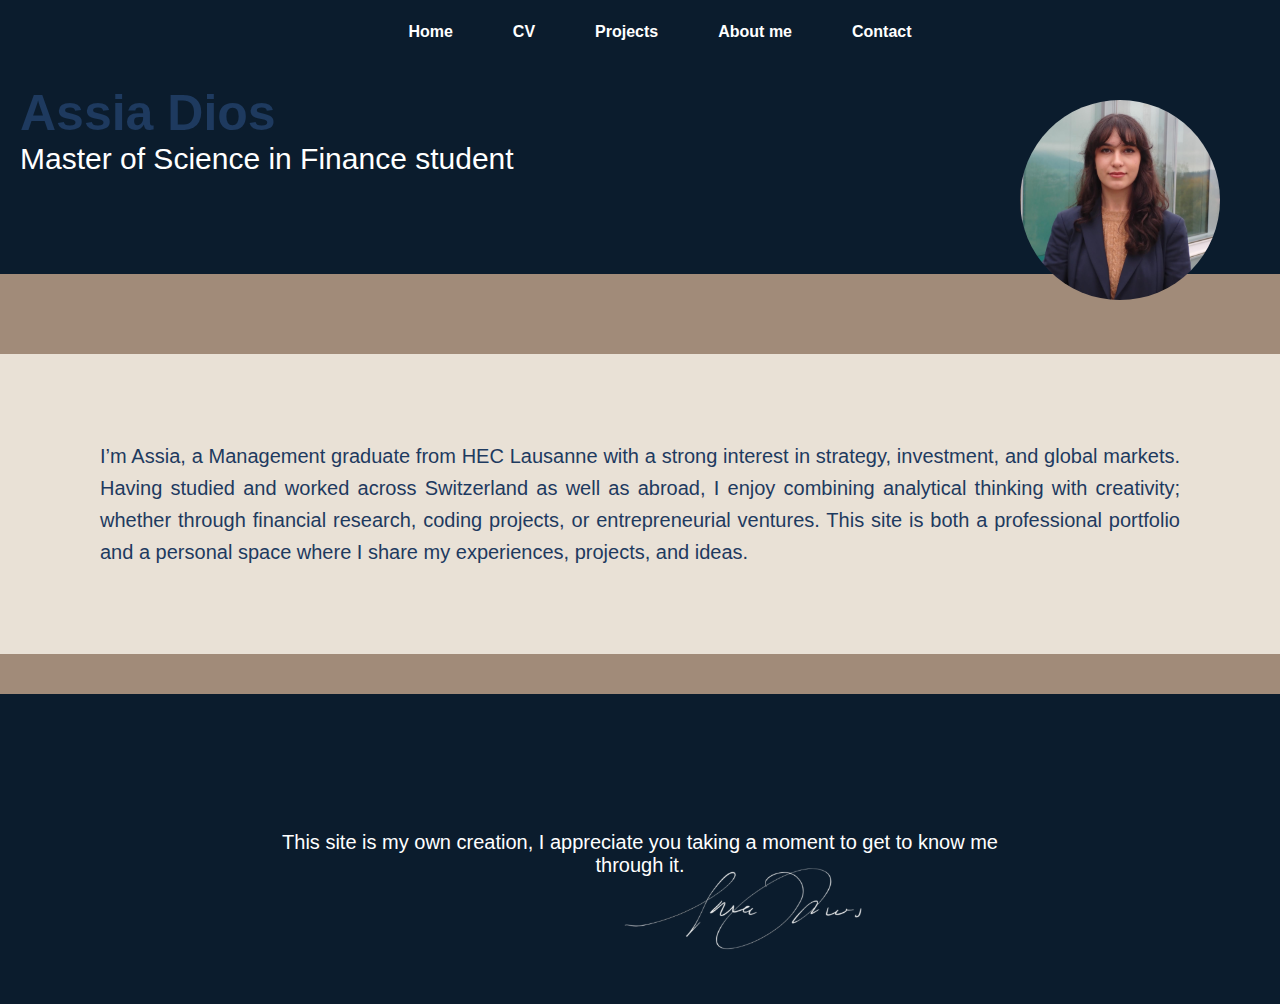
<file: index.html>
<!DOCTYPE html>
<html>
<head>

  <!-- Google tag (gtag.js) -->
<script async src="https://www.googletagmanager.com/gtag/js?id=G-HF5R27ESP8"></script>
<script>
  window.dataLayer = window.dataLayer || [];
  function gtag(){dataLayer.push(arguments);}
  gtag('js', new Date());

  gtag('config', 'G-HF5R27ESP8');
</script>
  
 <!-- Google Tag Manager -->
<script>(function(w,d,s,l,i){w[l]=w[l]||[];w[l].push({'gtm.start':
new Date().getTime(),event:'gtm.js'});var f=d.getElementsByTagName(s)[0],
j=d.createElement(s),dl=l!='dataLayer'?'&l='+l:'';j.async=true;j.src=
'https://www.googletagmanager.com/gtm.js?id='+i+dl;f.parentNode.insertBefore(j,f);
})(window,document,'script','dataLayer','GTM-NBFXJVM4');</script>
<!-- End Google Tag Manager -->

  <link rel="stylesheet" href="navbar.css">
  <title>Assia Dios</title>
  <meta charset="UTF-8">
  <style>
    h1, h2, h3, p {
  margin: 0;
}

    
    /* Reset body margin so navbar can touch edges 
    #D9D7D0 → light beige / cream

#B0A9A2 → warm taupe / stone gray

#6F6A66 → medium gray-brown

#3D3B3A → dark charcoal gray

#1E2023 → near black / graphite*/
    body { 
      font-family: Arial, sans-serif; 
      margin: 0; 
      padding: 0;
    }

    h1 { color: #1E3A5F; }
    section { margin: 40px;
     padding:60px 20px,}

    /* Full-width dark navbar */
   
  </style>
</head>

<body>

 <!-- Google Tag Manager (noscript) -->
<noscript><iframe src="https://www.googletagmanager.com/ns.html?id=GTM-NBFXJVM4"
height="0" width="0" style="display:none;visibility:hidden"></iframe></noscript>
<!-- End Google Tag Manager (noscript) -->
  
  <nav class="navbar">
    <a href="index.html">Home</a>
    <a href="cv.html">CV</a>
    <a href="projects.html">Projects</a>
    <a href="aboutme.html">About me</a>
    <a href="contact.html">Contact</a>
  </nav>



<section style="background-color:#0B1C2D; color:white; height: 170px; padding: 20px; margin: 0;">


  <!-- Left side (text) -->
  <div style="max-width: calc(100% - 260px);"> 
    <h1 style="margin:0;font-size:50px;font-family: Arial ;">Assia Dios</h1>
    <p style="font-family:Arial; font-size:30px; margin:0;">
      Master of Science in Finance student
    </p>
  </div>

  <!-- Right side (photo) -->
  <img src="AssiaPic.jpeg" alt="Assia Dios" 
       style="position:fixed; top:100px; right:60px; 
            height:200px; width:200px; border-radius:50%; 
            object-fit:cover; z-index:1000;">
</section>

</section>

  <section style="background-color: #A18B79; color:#1E3A5F; height:80px; margin:0;">
  <h3></h3>
  <p style="font-family:Arial;
    font-size: 10px;">
    
  </p>
  
</section>

  <section style="background-color: #E9E1D6; color:#1E3A5F; height:300px; margin: 0%; justify-content:center; display:flex; align-items:center; text-align: justify; ">
  
  <p style="font-family:Arial; 
    font-size: 20px; margin-left: 100px; margin-right: 100px; line-height: 1.6;">
   I’m Assia, a Management graduate from HEC Lausanne with a strong interest in strategy,
    investment, and global markets. Having studied and worked across Switzerland as well as abroad,
    I enjoy combining analytical thinking with creativity; whether through financial research, coding projects, or entrepreneurial ventures.
    This site is both a professional portfolio and a personal space where I share my experiences, projects, and ideas.
  </p>
  
  </section>

</section>

  <section style="background-color: #A18B79; color:#1E3A5F; height:40px; margin:0;">
  <h3></h3>
  <p style="font-family:Arial;
    font-size: 30px;">
    
  </p>
  </a>
</section>

<section style="background-color:#0B1C2D; color:white; min-height:270px; padding:20px; margin:0; flex:1;
                position:relative; display:flex; align-items:center; justify-content:center; overflow:hidden;">
  <div style="max-width:720px; width:100%; text-align:center; position:relative; z-index:1;">
    <h3></h3>
    <p style="font-family:Arial; font-size:20px; margin:10px 0 0;">
      This site is my own creation, I appreciate you taking a moment to get to know me through it.
    </p>
  </div>

  <!-- OVERLAYED signature (does NOT affect layout) -->
  <img src="Signature-white.png" alt="Signature"
       style="position:absolute; left:60%; top:98%; transform:translate(-50%,-50%) rotate(1.5deg);
              height:1000px; opacity:.95; pointer-events:none; z-index:2;" />


  </section>

</body>



</html>
</file>
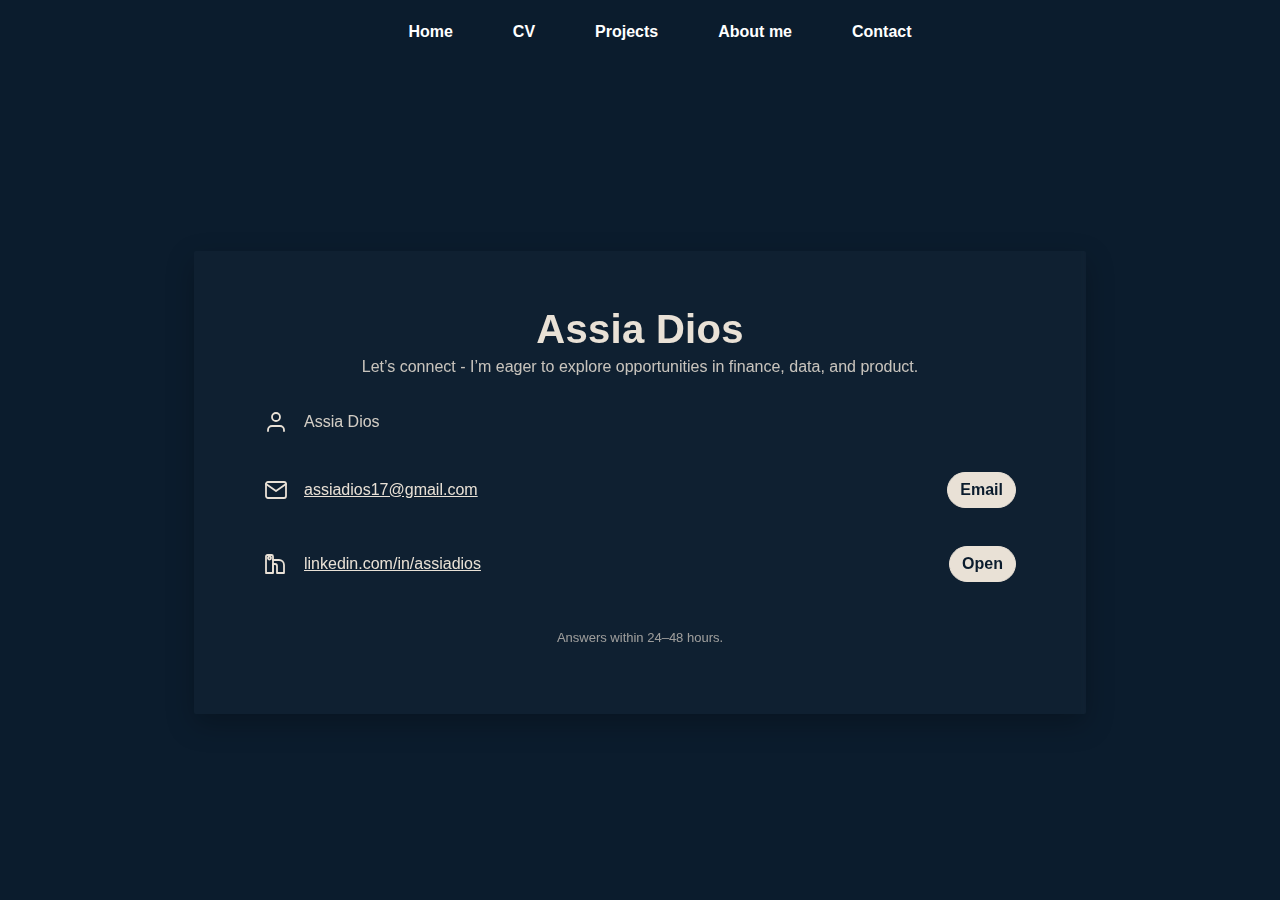
<file: contact.html>
<!DOCTYPE html>
<html lang="en">
<head>
   <!-- Google Tag Manager -->
<script>(function(w,d,s,l,i){w[l]=w[l]||[];w[l].push({'gtm.start':
new Date().getTime(),event:'gtm.js'});var f=d.getElementsByTagName(s)[0],
j=d.createElement(s),dl=l!='dataLayer'?'&l='+l:'';j.async=true;j.src=
'https://www.googletagmanager.com/gtm.js?id='+i+dl;f.parentNode.insertBefore(j,f);
})(window,document,'script','dataLayer','GTM-NBFXJVM4');</script>
<!-- End Google Tag Manager -->
  
  <link rel="stylesheet" href="navbar.css">
  <meta charset="UTF-8" />
  <meta name="viewport" content="width=device-width, initial-scale=1" />
  <title>Contact</title>
  <style>
    /* Base per your spec, with background adjusted to full blue */
    body { 
      font-family: Arial, sans-serif; 
      margin: 0; 
      padding: 0;
      background: #0B1C2D; /* full-screen blue */
      color: #E9E1D6;      /* light ink for text */
      display: flex;
      flex-direction: column; /* let navbar sit on top */
      min-height: 100vh;
    }

    h1 { color: #627ea3; }
    section { margin: 40px; padding:60px 20px; }

   

    /* Centered contact card */
    .center {
      flex: 1; /* take remaining height under navbar */
      display: grid;
      place-items: center;
      padding: 24px;
    }

    .card {
      width: min(780px, 94vw);
      
      border-radius: 2px;
      padding: clamp(28px, 5vw, 56px);
      background: rgba(255,255,255,0.02);
      backdrop-filter: blur(2px);
      -webkit-backdrop-filter: blur(2px);
      box-shadow: 0 10px 28px rgba(0,0,0,0.25);
    }

    .name {
      font-size: clamp(28px, 4vw, 40px);
      margin: 0 0 6px 0;
      letter-spacing: .3px;
      color: #E9E1D6;
      text-align: center;
    }

    .subtitle { 
      margin: 0 0 22px 0; 
      text-align: center; 
      color: rgba(233,225,214,0.85);
      font-size: 16px;
    }

    .rows { display: grid; gap: 14px; margin-top: 12px; }

    .row {
      display: grid;
      grid-template-columns: 28px 1fr auto; /* icon | text | action */
      align-items: center;
      gap: 12px;
      padding: 12px 14px;
      border-radius: 12px;
      transition: background .25s ease, transform .15s ease;
    }

    .row:hover { background: rgba(233,225,214,0.06); transform: translateY(-1px); }

    .icon { width: 24px; height: 24px; display: inline-block; }
    .label { font-weight: 600; color: #E9E1D6; }
    .value { color: rgba(233,225,214,0.9); }

    .btn {
      display: inline-block;
      text-decoration: none;
      color: #0B1C2D;
      background: #E9E1D6;
      padding: 8px 12px;
      border-radius: 999px;
      font-weight: 700;
      border: 1.5px solid #E9E1D6;
    }

    .btn:hover { filter: brightness(0.9); }

    /* Make links readable */
    a.link { color: #E9E1D6; text-decoration: underline; }

    /* Small print */
    .foot { margin-top: 22px; text-align: center; color: rgba(233,225,214,0.65); font-size: 13px; }
  </style>
</head>
<body>
  <nav class="navbar">
    <a href="index.html">Home</a>
    <a href="cv.html">CV</a>
    <a href="projects.html">Projects</a>
    <a href="aboutme.html">About me</a>
    <a href="contact.html">Contact</a>
  </nav>

  <main class="center">
    <section class="card" aria-label="Contact information">
      <h1 class="name">Assia Dios</h1>
      <p class="subtitle">Let’s connect - I’m eager to explore  opportunities in finance, data, and product.</p>

      <div class="rows">
        <!-- Name / Profile -->
        <div class="row">
          <span class="icon" aria-hidden="true">
            <!-- user icon -->
            <svg viewBox="0 0 24 24" fill="none" stroke="#E9E1D6" stroke-width="1.8" stroke-linecap="round" stroke-linejoin="round" width="24" height="24" aria-hidden="true">
              <path d="M20 21v-1a4 4 0 0 0-4-4H8a4 4 0 0 0-4 4v1"/>
              <circle cx="12" cy="7" r="4"/>
            </svg>
          </span>
          <div class="value">Assia Dios</div>
          <span></span>
        </div>

        <!-- Email -->
        <div class="row">
          <span class="icon" aria-hidden="true">
            <!-- mail icon -->
            <svg viewBox="0 0 24 24" fill="none" stroke="#E9E1D6" stroke-width="1.8" stroke-linecap="round" stroke-linejoin="round" width="24" height="24" aria-hidden="true">
              <path d="M4 4h16a2 2 0 0 1 2 2v12a2 2 0 0 1-2 2H4a2 2 0 0 1-2-2V6a2 2 0 0 1 2-2z"/>
              <path d="m22 6-10 7L2 6"/>
            </svg>
          </span>
          <div class="value"><a class="link" href="mailto:assiadios17@gmail.com">assiadios17@gmail.com</a></div>
          <a class="btn" href="mailto:assiadios17@gmail.com" aria-label="Send email">Email</a>
        </div>

        <!-- LinkedIn -->
        <!-- LinkedIn -->
<div class="row">
  <span class="icon" aria-hidden="true">
    <svg viewBox="0 0 24 24" fill="none" stroke="#E9E1D6" stroke-width="1.8" stroke-linecap="round" stroke-linejoin="round" width="24" height="24" aria-hidden="true">
      <rect x="2" y="3" width="7" height="18" rx="1.5"/>
      <path d="M9 8h6a5 5 0 0 1 5 5v8h-7v-7a2 2 0 0 0-2-2h-2v9H2"/>
      <circle cx="5.5" cy="6" r="1.5"/>
    </svg>
  </span>

  <div class="value">
    <a class="link"
       href="https://www.linkedin.com/in/assiadios"
       target="_blank"
       rel="noopener noreferrer">
      linkedin.com/in/assiadios
    </a>
  </div>

  <a class="btn"
     href="https://www.linkedin.com/in/assiadios"
     target="_blank"
     rel="noopener noreferrer"
     aria-label="Open LinkedIn">
    Open
  </a>
</div>


      <p class="foot">Answers within 24–48 hours.</p>
    </section>
  </main>
</body>
</html>
</file>
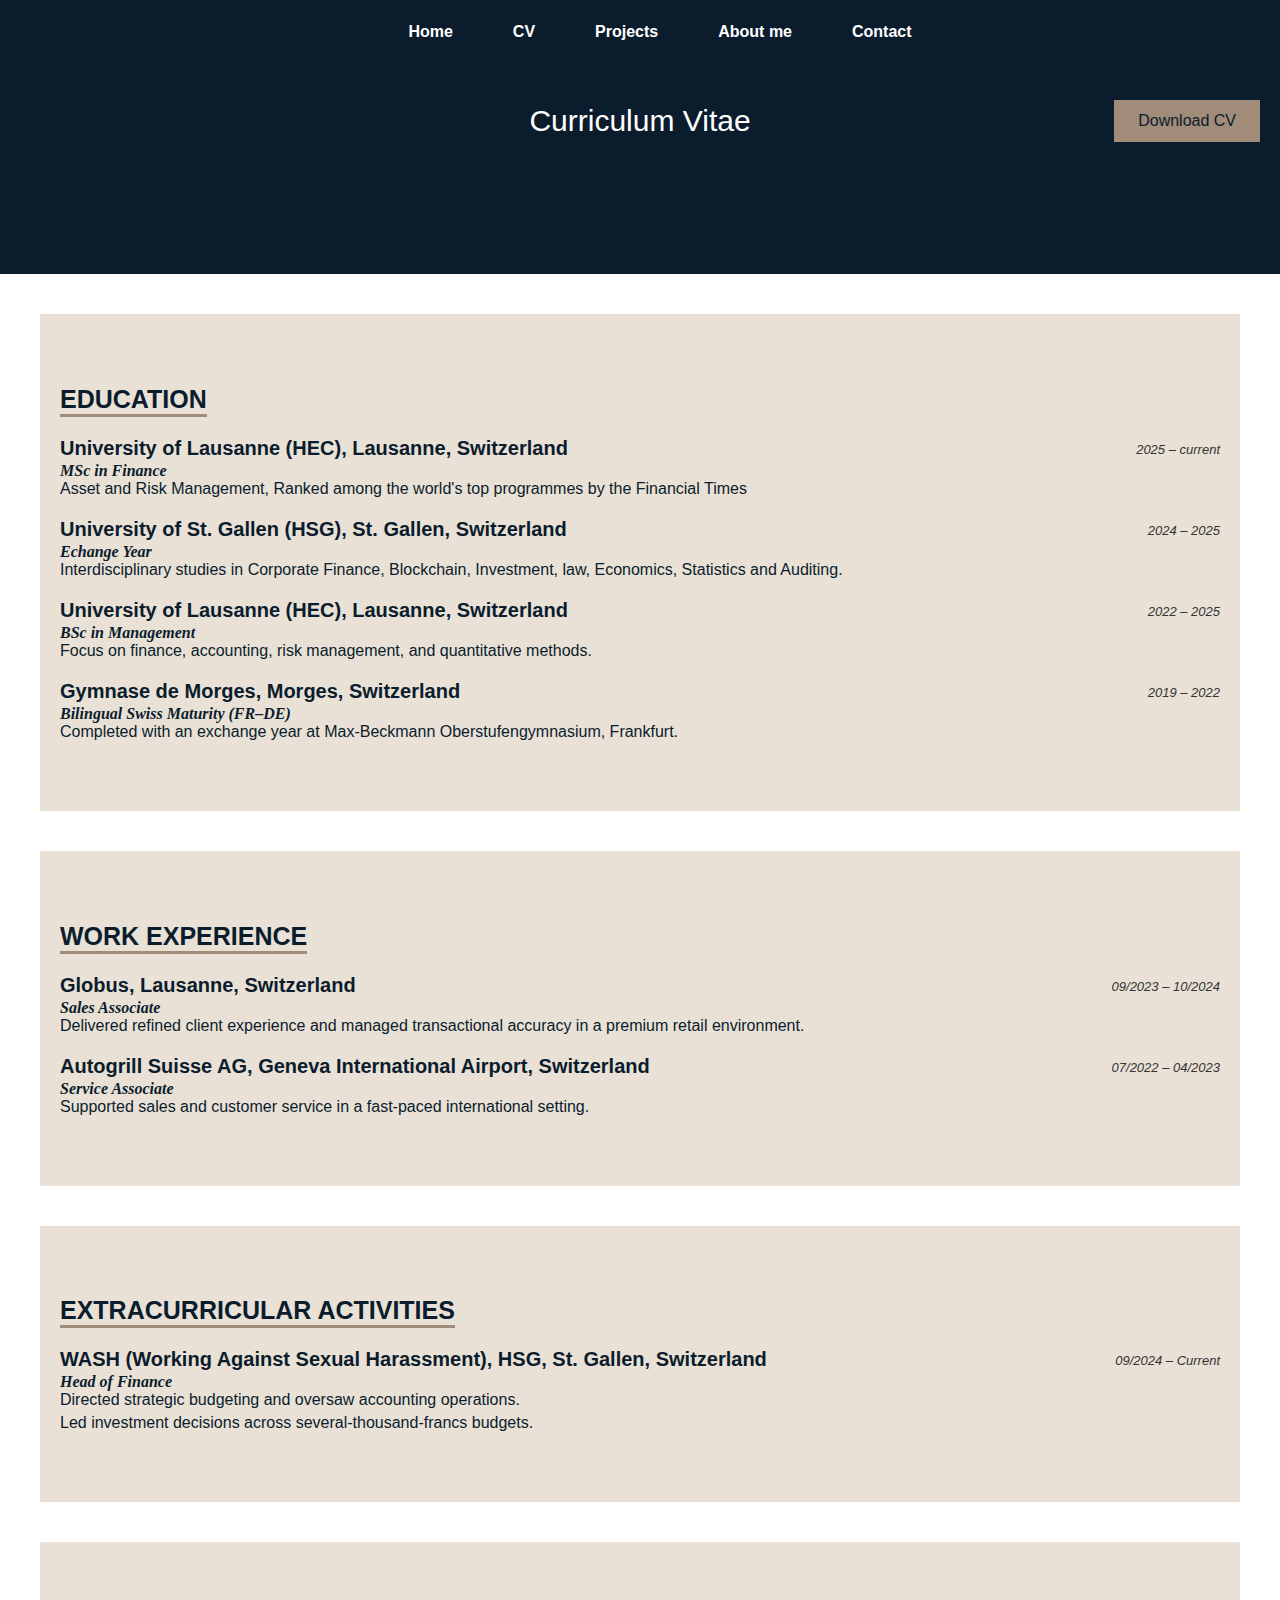
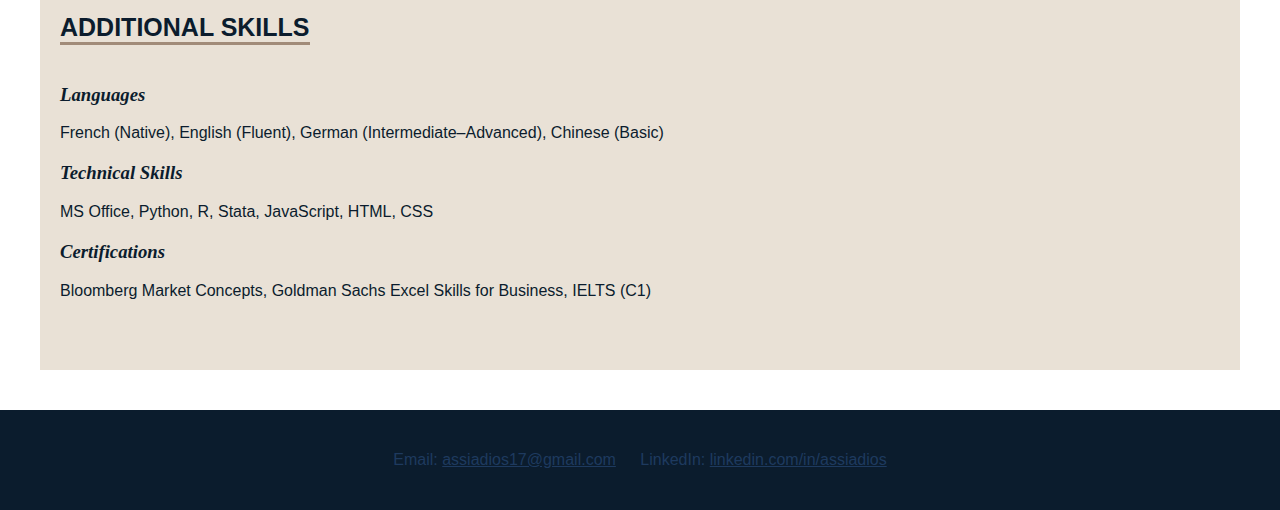
<file: cv.html>
<!DOCTYPE html>
<html lang="en">
<head>
   <!-- Google Tag Manager -->
<script>(function(w,d,s,l,i){w[l]=w[l]||[];w[l].push({'gtm.start':
new Date().getTime(),event:'gtm.js'});var f=d.getElementsByTagName(s)[0],
j=d.createElement(s),dl=l!='dataLayer'?'&l='+l:'';j.async=true;j.src=
'https://www.googletagmanager.com/gtm.js?id='+i+dl;f.parentNode.insertBefore(j,f);
})(window,document,'script','dataLayer','GTM-NBFXJVM4');</script>
<!-- End Google Tag Manager -->
  
  <link rel="stylesheet" href="navbar.css">
  <meta charset="UTF-8" />
  <title>Assia Dios</title>
  <meta name="viewport" content="width=device-width, initial-scale=1" />
  <style>
    body { 
      font-family: Arial, sans-serif; 
      margin: 0; 
      padding: 0;
    }

    h1 { color: #1E3A5F; }
    section {margin: 40px; }
    

    /* Full-width dark navbar */
   
    /* General blockstyle!!!!!!!!!!!!!!!!!!!!!!!!!!!!!!!!!!!!!!!!!!!!!!!!!!!! */
    .block {
      background-color:#E9E1D6; /* beige */
      color:#0B1C2D; /* navy text */
      padding: 50px 20px;
      margin-right: 20;
      margin-bottom: 20;
      
    }
/*title*/
    .block h2 {
      font-size: 25px;
      margin-bottom: 20px;
      text-transform: uppercase;
      border-bottom: 3px solid #A18B79; /* taupe underline */
      display: inline-block;
      
    }

    .item {
      margin-bottom: 20px;
    }
    .skills {
        font-family:'Times New Roman';
        font-style: italic;
        margin-bottom: 20px;
        text-align: left;
        

    }

    .item h3 {
      margin: 0;
      font-size: 20px;
      font-weight: bold;
      float: left;
    }
    .subtitle {
        font-family:Times New Roman;
        font-style: italic;
        font-weight: bold;
        margin: 2px 0 px 0;
        clear:both;
        float:left;
    }

    .meta {
      font-size: 13px;
      font-style: italic;
      color: #333;
      margin: 5px 0;
      float: right;
    }

    .block p {
      font-size: 16px;
      margin: 5px 0 0;
      text-align:left;
      clear: both;
      
    }
    .skills p {
      font-size: 16px;
      font-family: Arial;
      font-style: normal;
      margin: 5px 0 0;
      text-align: left;
        
    }
    .footer {
      margin: 0;
      padding: 0 16px;
      height: 100px;
      background-color: #0B1C2D;
      color: #1E3A5F;
      display: flex;
      justify-content: center;
      align-items: center;
    }
    .footer a { color: #1E3A5F; text-decoration: underline; }
    .footer p { margin: 0; font-family: Arial; font-size: 16px; }
    .contact-item {
      margin: 0 10px; /* adds horizontal space */
    }



    

    

    

  </style>
</head>
<body>

    <!-- Google Tag Manager (noscript) -->
<noscript><iframe src="https://www.googletagmanager.com/ns.html?id=GTM-NBFXJVM4"
height="0" width="0" style="display:none;visibility:hidden"></iframe></noscript>
<!-- End Google Tag Manager (noscript) -->
   
  <nav class="navbar">
    <a href="index.html">Home</a>
    <a href="cv.html">CV</a>
    <a href="projects.html">Projects</a>
    <a href="aboutme.html">About me</a>
    <a href="contact.html">Contact</a>
  </nav>

  <section style="background-color:#0B1C2D; color:white; text-align:center; height: 170px; padding: 20px; margin: 0;">
  <p style="font-family:Arial;
    font-size: 30px;
    margin-top: 20px;">
    Curriculum Vitae
  </p>
  
  <!-- Download Resume Button -->
  <a href="AssiaDiosCV.pdf" target="_blank"
     style="position: absolute; top: 100px; right: 20px; padding:12px 24px; 
            background-color:#A18B79; color:#0B1C2D; text-decoration:none; 
            border-radius:0px; font-weight:500;">
    Download CV
  </a>
  </section>

  <!-- Education Section -->
  <section class="block">
    <h2>Education</h2>

    <div class="item">
      <h3>University of Lausanne (HEC), Lausanne, Switzerland</h3>
      <div class="meta">2025 – current</div>
      <div class="subtitle">MSc in Finance</div>
      <p>Asset and Risk Management, Ranked among the world's top programmes by the Financial Times</p>
    </div>

    <div class="item">
      <h3>University of St. Gallen (HSG), St. Gallen, Switzerland</h3>
      <div class="meta">2024 – 2025 </div>
      <div class="subtitle">Echange Year</div>
      <p>Interdisciplinary studies in Corporate Finance, Blockchain, Investment, law, Economics, Statistics and Auditing.</p>
    </div>

    <div class="item">
      <h3>University of Lausanne (HEC), Lausanne, Switzerland</h3>
      <div class="meta">2022 – 2025</div>
      <div class="subtitle">BSc in Management</div>
      <p>Focus on finance, accounting, risk management, and quantitative methods.</p>
    </div>

    <div class="item">
      <h3>Gymnase de Morges, Morges, Switzerland</h3>
      <div class="meta">2019 – 2022</div>
      <div class="subtitle">Bilingual Swiss Maturity (FR–DE)</div>
      <p>Completed with an exchange year at Max-Beckmann Oberstufengymnasium, Frankfurt.</p>
    </div>
  </section>

  <!-- Work Experience Section -->
  <section class="block">
    <h2>Work Experience</h2>

    <div class="item">
      <h3>Globus, Lausanne, Switzerland</h3>
      <div class="meta">09/2023 – 10/2024</div>
      <div class="subtitle">Sales Associate</div>
      <p>Delivered refined client experience and managed transactional accuracy in a premium retail environment.</p>
    </div>

    <div class="item">
      <h3>Autogrill Suisse AG, Geneva International Airport, Switzerland</h3>
      <div class="meta">07/2022 – 04/2023</div>
      <div class="subtitle">Service Associate</div>
      <p>Supported sales and customer service in a fast-paced international setting.</p>
    </div>
  </section>
   <section class="block">
    <h2>Extracurricular Activities</h2>

    <div class="item">
      <h3>WASH (Working Against Sexual Harassment), HSG, St. Gallen, Switzerland </h3>
      <div class="meta">09/2024 – Current</div>
      <div class="subtitle">Head of Finance</div>
      <p>Directed strategic budgeting and oversaw accounting operations.</p>
      <p>Led investment decisions across several-thousand-francs budgets.</p>
    </div>

  </section>
  <!-- Additional Skills Section -->
  <section class="block">
    <h2>Additional Skills</h2>

    <div class="skills">
      <h3>Languages</h3>
      <p>French (Native), English (Fluent), German (Intermediate–Advanced), Chinese (Basic)</p>
    </div>

    <div class="skills">
      <h3>Technical Skills</h3>
      <p>MS Office, Python, R, Stata, JavaScript, HTML, CSS</p>
    </div>

    <div class="skills">
      <h3>Certifications</h3>
      <p>Bloomberg Market Concepts, Goldman Sachs Excel Skills for Business, IELTS (C1)</p>
    </div>
  </section>

<section class="footer">
  <p>
    <span class="contact-item">Email: <a href="mailto:assiadios17@gmail.com">assiadios17@gmail.com</a></span>
    <span class="contact-item">LinkedIn: <a href="https://www.linkedin.com/in/assiadios" target="_blank" rel="noopener noreferrer">linkedin.com/in/assiadios</a></span>
  </p>
</section>



  
</section>


  


</style>

    
    
  </div>

  
</body>
</html>
</file>
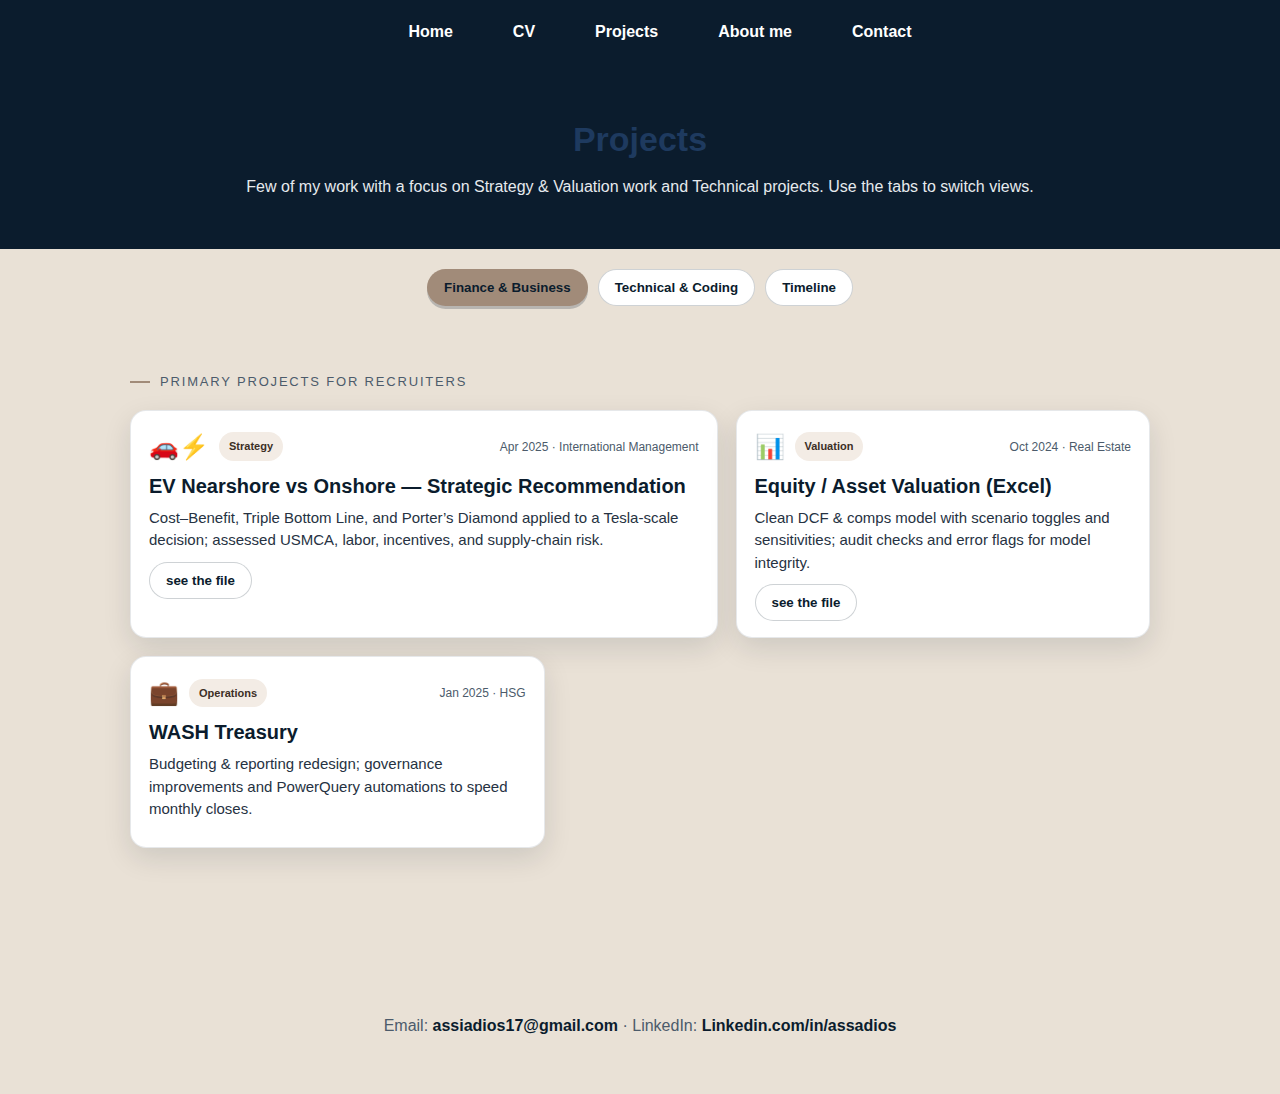
<file: projects.html>
<!DOCTYPE html>
<html lang="en">
<head>
   <!-- Google Tag Manager -->
<script>(function(w,d,s,l,i){w[l]=w[l]||[];w[l].push({'gtm.start':
new Date().getTime(),event:'gtm.js'});var f=d.getElementsByTagName(s)[0],
j=d.createElement(s),dl=l!='dataLayer'?'&l='+l:'';j.async=true;j.src=
'https://www.googletagmanager.com/gtm.js?id='+i+dl;f.parentNode.insertBefore(j,f);
})(window,document,'script','dataLayer','GTM-NBFXJVM4');</script>
<!-- End Google Tag Manager -->
  
  <link rel="stylesheet" href="navbar.css">
  <meta charset="utf-8" />
  <meta name="viewport" content="width=device-width, initial-scale=1" />
  <title>Assia Dios — Projects (Alt Display: Tabs, CV-Matched Navbar)</title>
  <style>
    /* ===== Base: match CV body reset & fonts ===== */
    body { 
      font-family: Arial, sans-serif; 
      margin: 0; 
      padding: 0;
      background: #E9E1D6; /* keep site palette */
      color: #0B1C2D;
      line-height: 1.5;
    }
    h1 { color: #1E3A5F; }
    section { margin: 40px; }


    /* ===== Tabs display styles (kept minimal to avoid shifting nav) ===== */
    .hero{
      background:#0B1C2D; color:#fff; text-align:center; padding: 50px 20px; margin: 0;
    }
    .hero h1{ margin:0; font-size: 34px }
    .hero p{ margin: 10px auto 0; color:#E6EAEE; max-width: 800px }

    .tabs{
      max-width: 1100px; margin: 0 auto; padding: 20px 24px 0;
      display:flex; gap:10px; justify-content:center; flex-wrap:wrap;
    }
    .tab-btn{
      appearance:none; border:1px solid rgba(11,28,45,.2); background:#fff; color:#0B1C2D;
      padding:10px 16px; border-radius:999px; font-weight:bold; cursor:pointer; transition: all .18s ease;
    }
    .tab-btn[aria-selected="true"]{ background: #A18B79; color: #0B1C2D; border-color: transparent; box-shadow: 0 3px 0 rgba(11,28,45,.22) }
    .tab-btn:active{ transform: translateY(1px) }

    .wrap{ max-width: 1100px; margin: 0 auto; padding: 26px 24px 70px }

    .grid{ display:grid; grid-template-columns: repeat(12, 1fr); gap:18px; margin-top: 18px }
    @media (max-width: 980px){ .grid{ grid-template-columns: repeat(6, 1fr) } }

    .card{
      grid-column: span 12;
      background: #FFFFFF; border:1px solid rgba(11,28,45,.10); border-radius: 16px; box-shadow: 0 10px 28px rgba(11,28,45,.12);
      padding: 18px 18px 16px; transition: transform .18s ease, box-shadow .18s ease;
    }
    .card:hover{ transform: translateY(-2px); box-shadow: 0 16px 34px rgba(11,28,45,.16) }

    .featured{ grid-column: span 7 }
    .support{ grid-column: span 5 }
    @media (max-width: 980px){ .featured,.support{ grid-column: span 6 } }

    .row{ display:flex; align-items:center; justify-content:space-between; gap:12px; margin-bottom:6px }
    .left{ display:flex; align-items:center; gap:10px }
    .icon{ font-size:24px }
    .badge{ font-size:11px; font-weight:bold; padding:6px 10px; border-radius:999px }
    .b-fin{ background: #F3ECE5; color:#3C2F25 }
    .b-tech{ background: #E3E7EC; color:#223042 }
    .when{ color: #4C5B6B; font-size:12px }

    h3{ margin:6px 0 6px; font-size:20px }
    .blurb{ margin:0 0 10px; color:#263242; font-size:15px }

    .panel{ display:none }
    .panel[aria-hidden="false"]{ display:block }

    .section-title{ display:flex; align-items:center; gap:10px; margin: 10px 0 6px; text-transform: uppercase; letter-spacing:.14em; font-size:13px; color: #4C5B6B }
    .bar{ height:2px; width: 20px; background: #A18B79 }

    footer{ text-align:center; color:#4C5B6B; padding: 40px 24px }
    footer a{ color:#0B1C2D; text-decoration:none; font-weight:bold }

    .lien{ 
      appearance:none; border:1px solid rgba(11,28,45,.2); background:#fff; color:#0B1C2D;
      padding:10px 16px; border-radius:999px; font-weight:bold; cursor:pointer; transition: all .18s ease;
    }
  </style>
</head>
<body>

    <!-- Google Tag Manager (noscript) -->
<noscript><iframe src="https://www.googletagmanager.com/ns.html?id=GTM-NBFXJVM4"
height="0" width="0" style="display:none;visibility:hidden"></iframe></noscript>
<!-- End Google Tag Manager (noscript) -->
   
  <!-- NAVBAR (exact CV match) -->
  <nav class="navbar">
    <a href="index.html">Home</a>
    <a href="cv.html">CV</a>
    <a href="projects.html">Projects</a>
    <a href="aboutme.html">About me</a>
    <a href="contact.html">Contact</a>
  </nav>

  <!-- HERO -->
  <section class="hero">
    <h1>Projects</h1>
    <p>Few of my work with a focus on Strategy & Valuation work and Technical projects. Use the tabs to switch views.</p>
  </section>

  <!-- TABS -->
  <div class="tabs" role="tablist" aria-label="Project categories">
    <button class="tab-btn" role="tab" id="tab-finance" aria-controls="panel-finance" aria-selected="true">Finance & Business</button>
    <button class="tab-btn" role="tab" id="tab-tech" aria-controls="panel-tech" aria-selected="false">Technical & Coding</button>
    <button class="tab-btn" role="tab" id="tab-timeline" aria-controls="panel-timeline" aria-selected="false">Timeline</button>
  </div>

  <!-- PANELS -->
  <main class="wrap">
    <section id="panel-finance" class="panel" role="tabpanel" aria-labelledby="tab-finance" aria-hidden="false">
      <div class="section-title"><span class="bar"></span> Primary projects for recruiters</div>
      <div class="grid">
        <article class="card featured">
          <div class="row"><div class="left"><span class="icon">🚗⚡</span><span class="badge b-fin">Strategy</span></div><span class="when">Apr 2025 · International Management</span></div>
          <h3>EV Nearshore vs Onshore — Strategic Recommendation</h3>
          <p class="blurb">Cost–Benefit, Triple Bottom Line, and Porter’s Diamond applied to a Tesla‑scale decision; assessed USMCA, labor, incentives, and supply‑chain risk.</p>
          <button class="lien" type="button"
            onclick="window.open('./InternationalManagement.pdf','_blank')">
            see the file
          </button>
        </article>
        <article class="card support">
          <div class="row"><div class="left"><span class="icon">📊</span><span class="badge b-fin">Valuation</span></div><span class="when">Oct 2024 · Real Estate</span></div>
          <h3>Equity / Asset Valuation (Excel)</h3>
          <p class="blurb">Clean DCF & comps model with scenario toggles and sensitivities; audit checks and error flags for model integrity.</p>
          <button class="lien" type="button"
            onclick="window.open('./REFI.pdf','_blank')">
            see the file
          </button>
        </article>
        <article class="card support">
          <div class="row"><div class="left"><span class="icon">💼</span><span class="badge b-fin">Operations</span></div><span class="when">Jan 2025 · HSG</span></div>
          <h3>WASH Treasury</h3>
          <p class="blurb">Budgeting & reporting redesign; governance improvements and PowerQuery automations to speed monthly closes.</p>
        </article>
      </div>
    </section>

    <section id="panel-tech" class="panel" role="tabpanel" aria-labelledby="tab-tech" aria-hidden="true">
      <div class="section-title"><span class="bar"></span> Supporting technical projects</div>
      <div class="grid">
        <article class="card support">
          <div class="row"><div class="left"><span class="icon">💻</span><span class="badge b-tech">Python</span></div><span class="when">Dec 2024</span></div>
          <h3>Interactive Streamlit App (APIs)</h3>
          <p class="blurb">Built a compact data tool with Streamlit; integrated external APIs; deployed with clean UX and input validation.</p>
          <button class="lien" type="button"
            onclick="window.open('./FINAL.txt','_blank')">
            see the file
          </button>
        </article>
        <article class="card support">
          <div class="row"><div class="left"><span class="icon">💻</span><span class="badge b-tech">Python</span></div><span class="when">Apr 2023</span></div>
          <h3>Data Handling Python code</h3>
          <p class="blurb">Exploratory analysis and plotting in Pandas / Plotly; clear documentation and reproducible environment.</p>
          
        </article>
      </div>
    </section>

    <section id="panel-timeline" class="panel" role="tabpanel" aria-labelledby="tab-timeline" aria-hidden="true">
      <div class="section-title"><span class="bar"></span> Chronological view of technical experience</div>
      <div style="position:relative; margin: 26px 0 20px">
        <div style="position:absolute; left:18px; top:0; bottom:0; width:3px; background: rgba(11,28,45,.10)"></div>
        <div style="position:relative; margin-left:56px; margin-bottom:22px">
          <div style="position:absolute; left:-42px; top:4px; width:16px; height:16px; border-radius:50%; background:#fff; border:3px solid #A18B79; box-shadow:0 0 0 4px rgba(161,139,121,.18)"></div>
          <div class="card" style="padding:14px 16px">
            <div class="row"><strong>HEC MSc Finance</strong><span class="when">September 2025 - Current</span></div>
            <p class="blurb" style="margin:0">Focused on Python, SQL, R using Jupyter and Stata.Data Handling using Python, Analysis Corporate Finance Harvard Cases</p>
          </div>
        </div>
        <div style="position:relative; margin-left:56px; margin-bottom:22px">
          <div style="position:absolute; left:-42px; top:4px; width:16px; height:16px; border-radius:50%; background:#fff; border:3px solid #A18B79; box-shadow:0 0 0 4px rgba(161,139,121,.18)"></div>
          <div class="card" style="padding:14px 16px">
            <div class="row"><strong>HSG Bachelor's Final year</strong><span class="when">September 2024 - July 2025</span></div>
            <p class="blurb" style="margin:0">Scenarios, sensitivities, Cashflows analysis.</p>
          </div>
        </div>
        <div style="position:relative; margin-left:56px; margin-bottom:22px">
          <div style="position:absolute; left:-42px; top:4px; width:16px; height:16px; border-radius:50%; background:#fff; border:3px solid #A18B79; box-shadow:0 0 0 4px rgba(161,139,121,.18)"></div>
          <div class="card" style="padding:14px 16px">
            <div class="row"><strong>HEC Bachelor's common track</strong><span class="when">September 2022 - July 2024</span></div>
            <p class="blurb" style="margin:0">Focused on Python, SQL, R using Jupyter and Stata.
            </p>
          </div>
        </div>
      </div>
    </section>
  </main>

  <footer>
    <p>Email: <a href="mailto:assiadios17@gmail.com">assiadios17@gmail.com</a> · LinkedIn: <a class="link"
       href="https://www.linkedin.com/in/assiadios"
       target="_blank"
       rel="noopener noreferrer">Linkedin.com/in/assadios </a></p>
  </footer>

  <script>
    // Accessible tabs
    const tabs = document.querySelectorAll('.tab-btn');
    const panels = document.querySelectorAll('.panel');
    tabs.forEach(btn => {
      btn.addEventListener('click', () => {
        tabs.forEach(t => t.setAttribute('aria-selected', 'false'));
        panels.forEach(p => p.setAttribute('aria-hidden', 'true'));
        btn.setAttribute('aria-selected', 'true');
        const panel = document.getElementById(btn.getAttribute('aria-controls'));
        panel.setAttribute('aria-hidden', 'false');
        panel.scrollIntoView({ behavior: 'smooth', block: 'start' });
      });
    });
  </script>
</body>
</html>
</file>
<file: navbar.css>
/* navbar.css */
html, body { margin:0; padding:0; }

.navbar{
  background:#0B1C2D;
  margin:0;
  width:100%;
  padding:16px 20px;
  display:flex;              /* NEW */
  flex-wrap:wrap;            /* allow wrap without overlap */
  justify-content:center;
  align-items:center;
  gap:0 20px;                /* space between links */
  /* REMOVE line-height:0; */
}

.navbar a{
  color:#fff;
  text-decoration:none;
  font-weight:bold;
  font-size:16px;
  padding:8px 20px;
  border-radius:2px;
  transition:.3s ease;
  display:inline-block;
  line-height:1;             /* keep this */
  margin:0;                  /* spacing comes from gap */
}

.navbar a:hover{
  background:#0B1C2D;
  color:#2c3e50;
}

/* Tweak sizes on very small screens */
@media (max-width:520px){
  .navbar{ gap:8px 12px; padding:12px 14px; }
  .navbar a{ padding:8px 12px; font-size:15px; }
}
</file>
